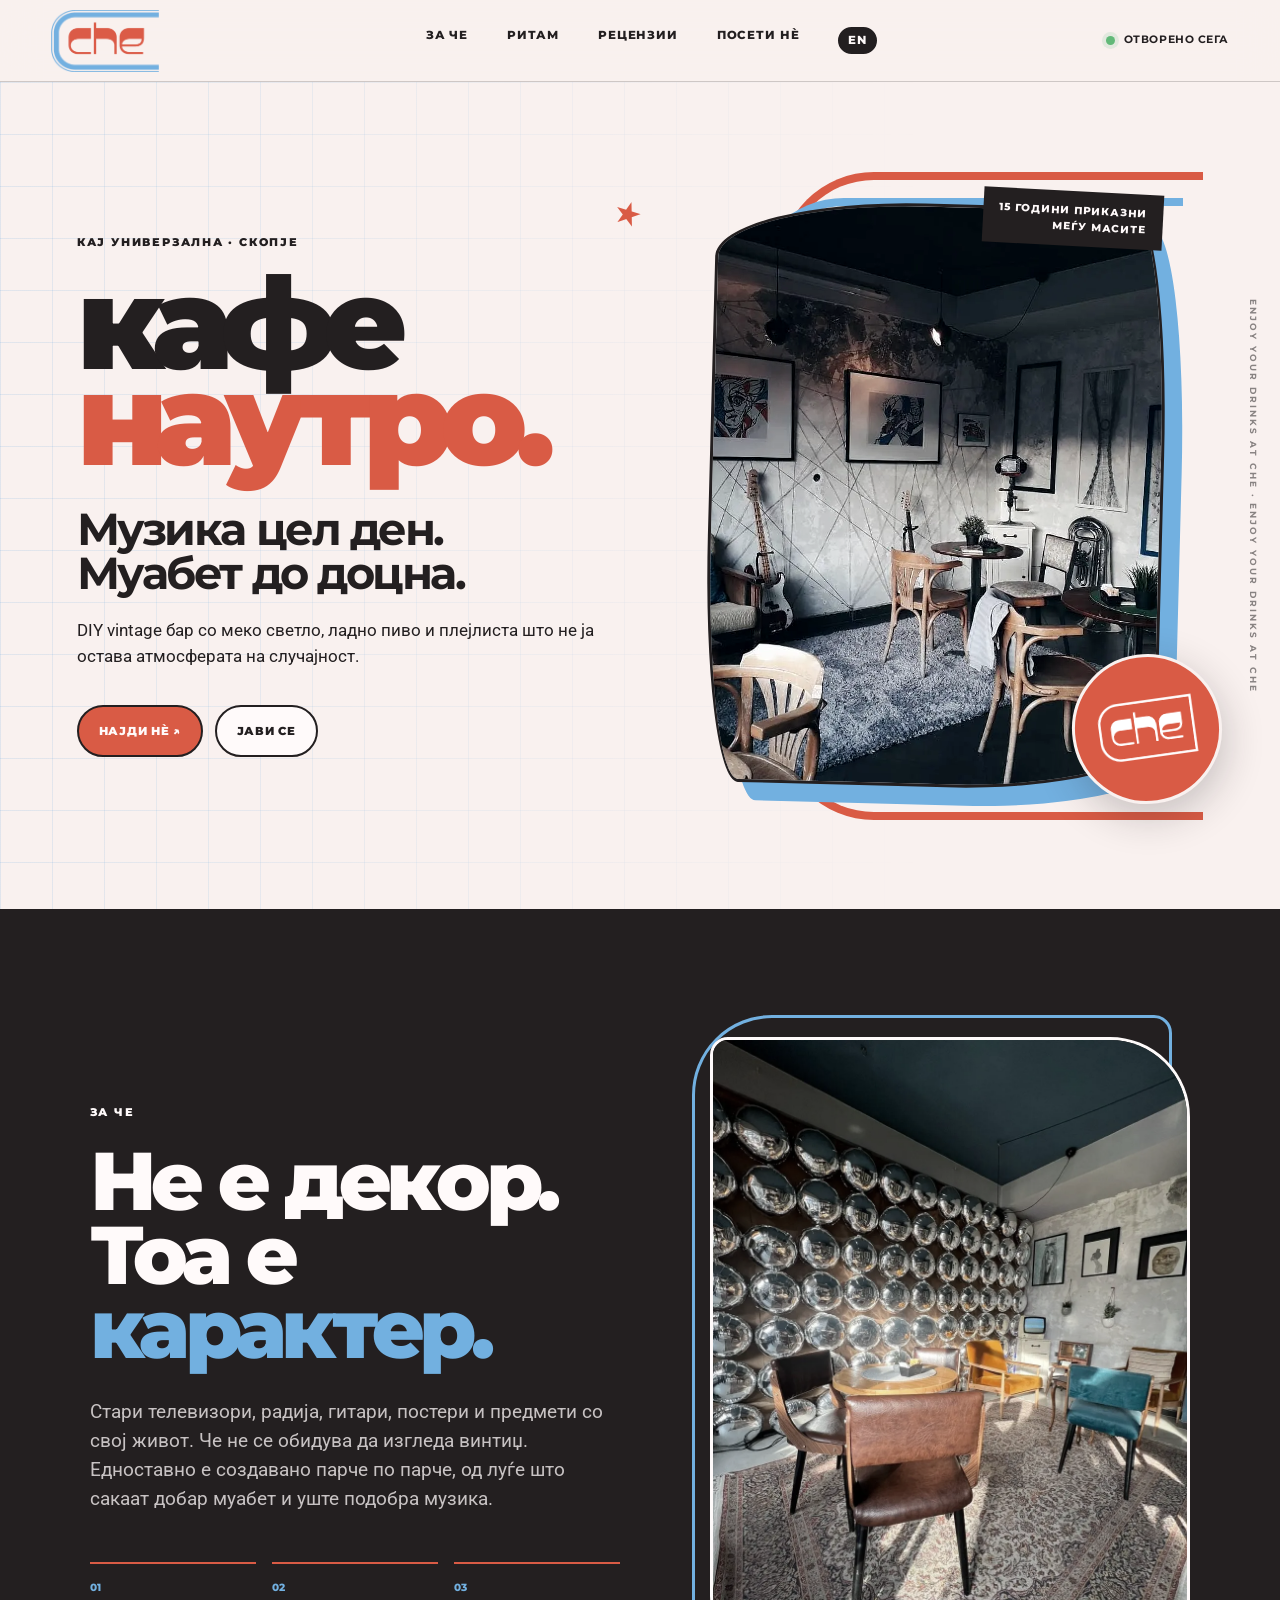
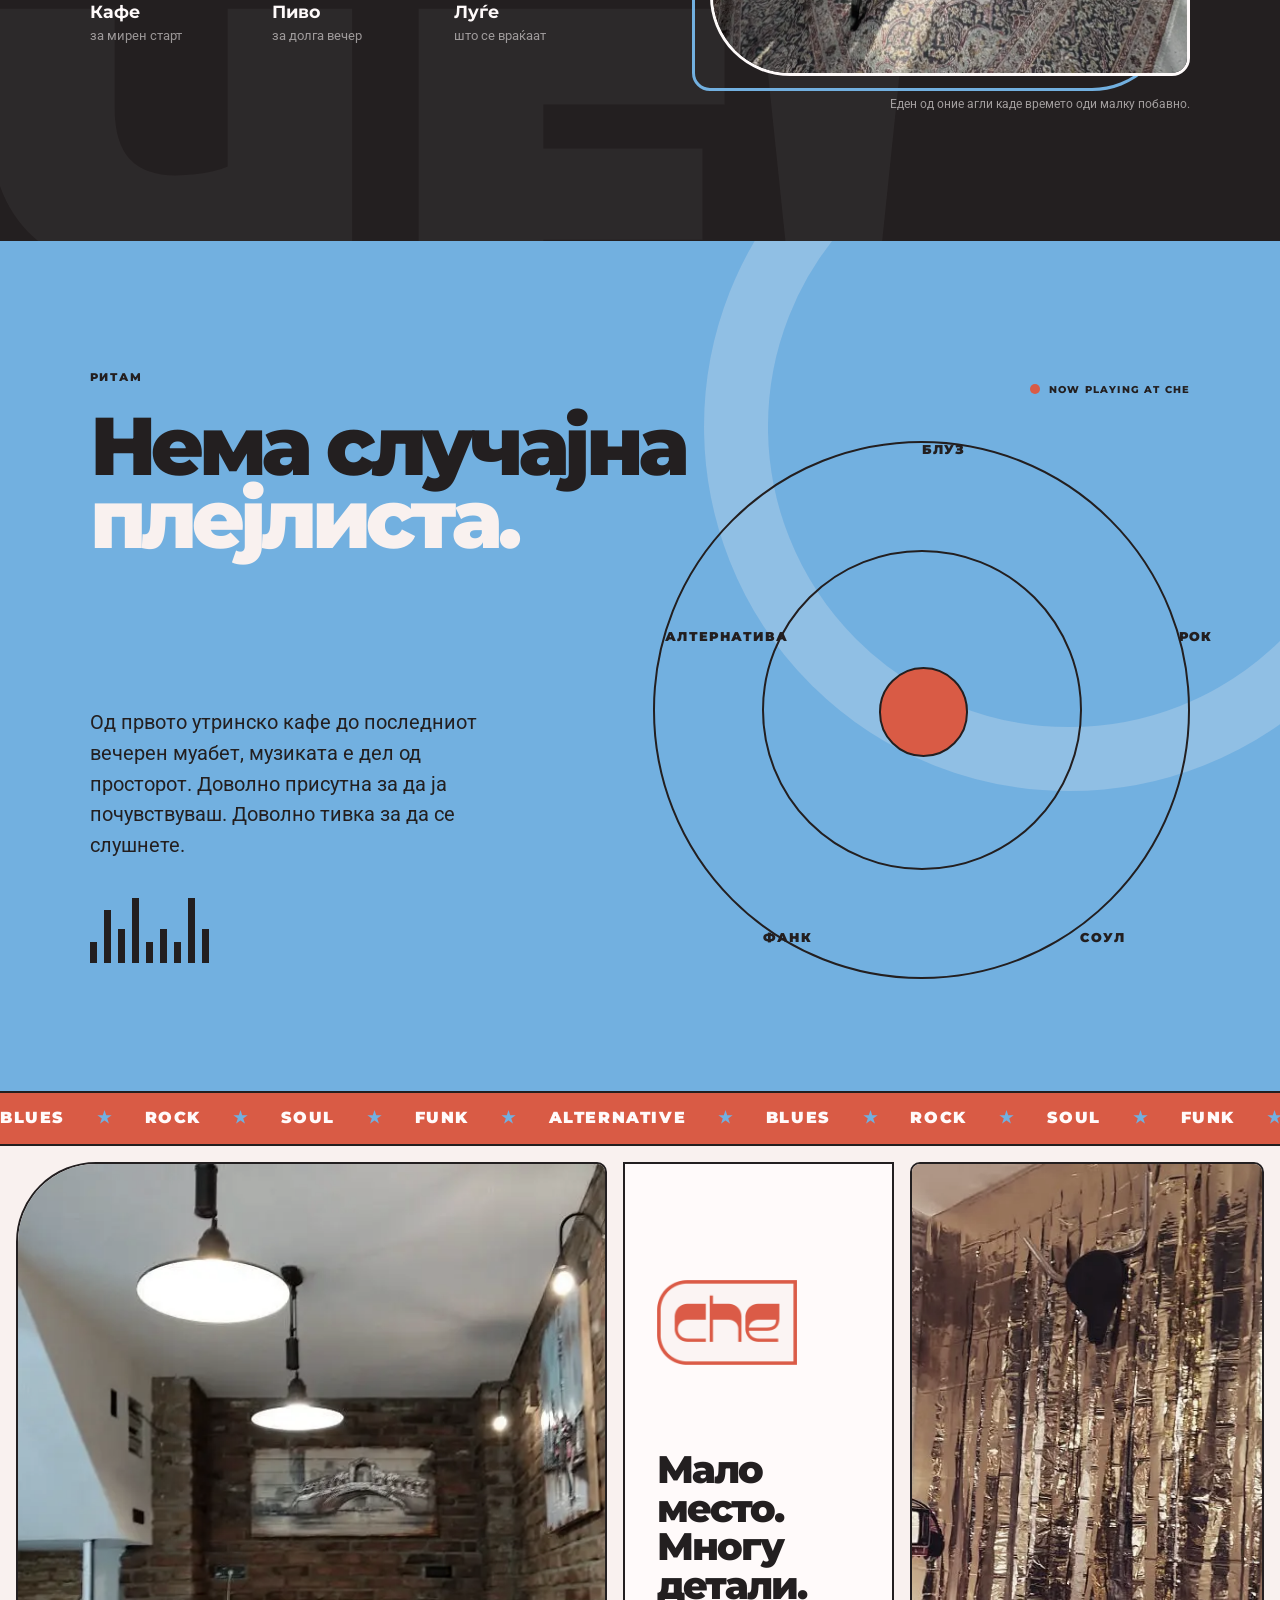
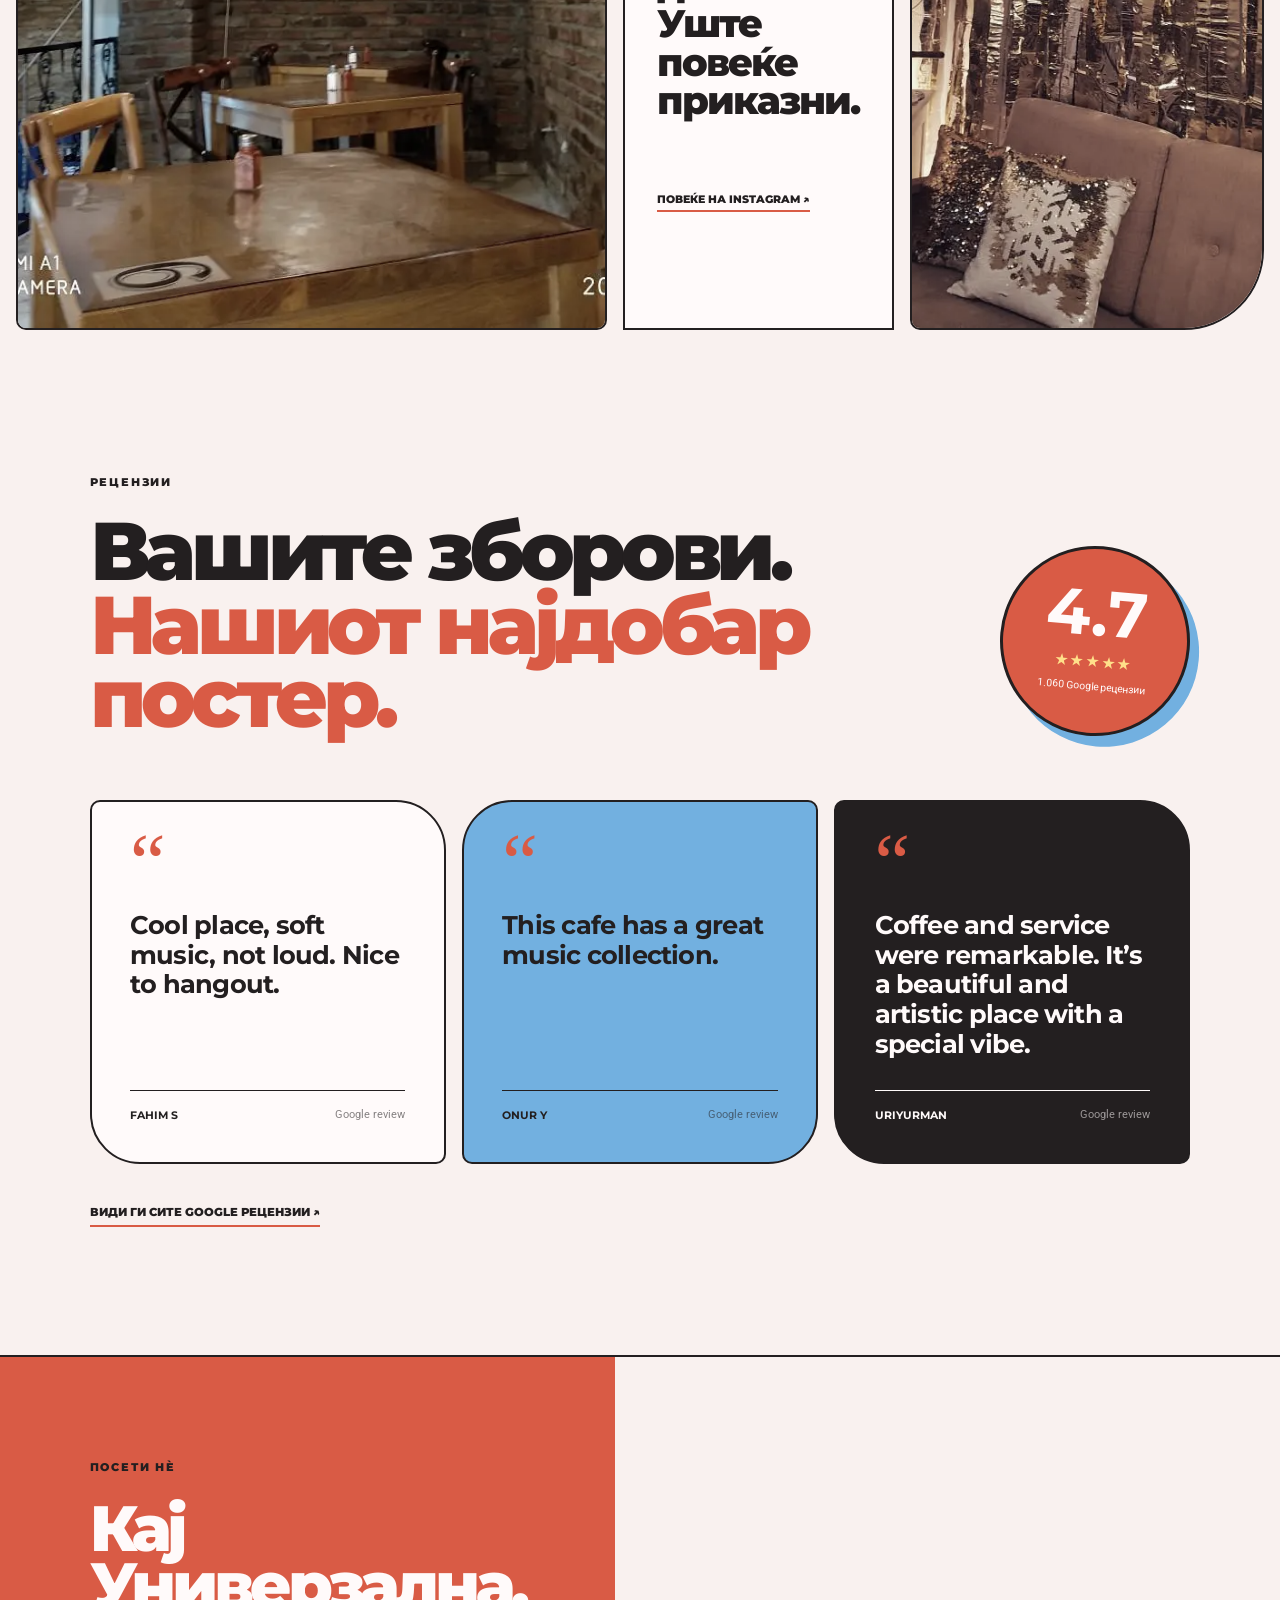
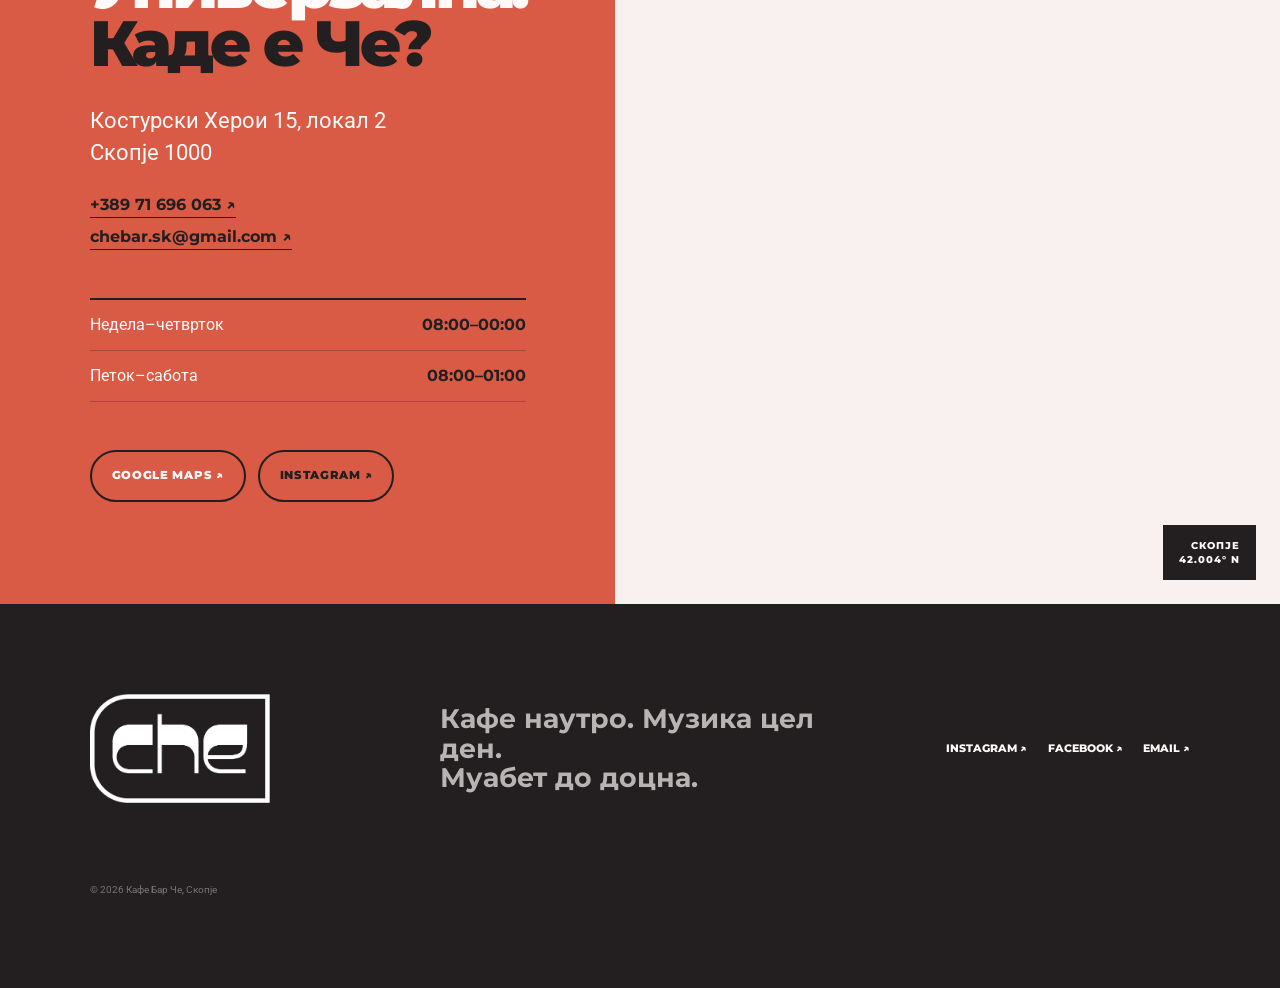
<file: index.html>
<!doctype html>
<html lang="mk">
<head>
  <meta charset="utf-8">
  <meta name="viewport" content="width=device-width, initial-scale=1">
  <title>Кафе Бар Че | Кафе, музика и муабет кај Универзална</title>
  <meta name="description" content="Кафе Бар Че во Скопје. Кафе наутро, музика цел ден и муабет до доцна. Костурски Херои 15, локал 2, кај Универзална.">
  <meta name="theme-color" content="#d95b45">
  <meta property="og:type" content="business.business">
  <meta property="og:title" content="Кафе Бар Че | Скопје">
  <meta property="og:description" content="Кафе наутро. Музика цел ден. Муабет до доцна.">
  <meta property="og:image" content="assets/images/hero.webp">
  <link rel="canonical" href="https://alekspasseo.github.io/kafe-bar-che/">
  <link rel="alternate" hreflang="mk" href="https://alekspasseo.github.io/kafe-bar-che/">
  <link rel="alternate" hreflang="en" href="https://alekspasseo.github.io/kafe-bar-che/en/">
  <link rel="alternate" hreflang="x-default" href="https://alekspasseo.github.io/kafe-bar-che/">
  <link rel="icon" href="favicon.png" type="image/png">
  <link rel="stylesheet" href="styles.css">
  <script type="application/ld+json">
  {
    "@context": "https://schema.org",
    "@type": ["CafeOrCoffeeShop", "BarOrPub"],
    "name": "Кафе Бар Че",
    "image": ["assets/images/hero.webp", "assets/images/interior.webp", "assets/images/favorite-corner.webp"],
    "telephone": "+38971696063",
    "email": "chebar.sk@gmail.com",
    "address": {
      "@type": "PostalAddress",
      "streetAddress": "Костурски Херои 15, локал 2",
      "addressLocality": "Скопје",
      "postalCode": "1000",
      "addressCountry": "MK"
    },
    "priceRange": "$",
    "sameAs": [
      "https://www.instagram.com/kadeeche/",
      "https://www.facebook.com/CafeBarChe/"
    ],
    "aggregateRating": {
      "@type": "AggregateRating",
      "ratingValue": "4.7",
      "reviewCount": "1060"
    },
    "openingHoursSpecification": [
      {"@type":"OpeningHoursSpecification","dayOfWeek":["Sunday","Monday","Tuesday","Wednesday","Thursday"],"opens":"08:00","closes":"00:00"},
      {"@type":"OpeningHoursSpecification","dayOfWeek":["Friday","Saturday"],"opens":"08:00","closes":"01:00"}
    ]
  }
  </script>
</head>
<body>
  <a class="skip-link" href="#main">Прескокни до содржината</a>

  <header class="site-header" id="top">
    <a class="brand" href="#top" aria-label="Кафе Бар Че - почетна">
      <img src="assets/images/logo.png" alt="Кафе Бар Че">
    </a>
    <nav class="site-nav" id="site-nav" aria-label="Главна навигација">
      <a href="#za-che">За Че</a>
      <a href="#ritam">Ритам</a>
      <a href="#recenzii">Рецензии</a>
      <a href="#poseti">Посети нè</a>
      <a class="lang-switch" href="en/" lang="en" hreflang="en" aria-label="View this site in English">EN</a>
    </nav>
    <div class="header-meta">
      <span class="status-dot"></span>
      <span id="open-status">Секој ден од 08:00</span>
    </div>
    <button class="menu-toggle" type="button" aria-expanded="false" aria-controls="site-nav" aria-label="Отвори мени">
      <span></span><span></span>
    </button>
  </header>

  <main id="main">
    <section class="hero">
      <div class="hero-grid" aria-hidden="true"></div>
      <div class="hero-copy">
        <p class="eyebrow">КАЈ УНИВЕРЗАЛНА · СКОПЈЕ</p>
        <h1>Кафе<br><span>наутро.</span></h1>
        <h2>Музика цел ден.<br>Муабет до доцна.</h2>
        <p class="hero-intro">DIY vintage бар со меко светло, ладно пиво и плејлиста што не ја остава атмосферата на случајност.</p>
        <div class="hero-actions">
          <a class="button button-red" href="https://www.google.com/maps/search/?api=1&amp;query=Cafe%20Bar%20Che%2C%20Kosturski%20Heroi%2015%2C%20Skopje" target="_blank" rel="noopener">Најди нè ↗</a>
          <a class="button button-plain" href="tel:+38971696063">Јави се</a>
        </div>
      </div>
      <div class="hero-image-wrap">
        <div class="loop loop-one" aria-hidden="true"></div>
        <div class="loop loop-two" aria-hidden="true"></div>
        <figure class="hero-image">
          <img src="assets/images/hero.webp" alt="Винтиџ агол со гитари во Кафе Бар Че" width="960" height="960">
        </figure>
        <div class="hero-logo"><img src="assets/images/logo-white.png" alt=""></div>
        <div class="hero-caption">15 години приказни<br>меѓу масите</div>
      </div>
      <div class="vertical-note" aria-hidden="true">ENJOY YOUR DRINKS AT CHE · ENJOY YOUR DRINKS AT CHE</div>
    </section>

    <section class="manifesto" id="za-che">
      <div class="manifesto-mark" aria-hidden="true">ЧЕ!</div>
      <div class="manifesto-copy">
        <p class="eyebrow">ЗА ЧЕ</p>
        <h2>Не е декор.<br>Тоа е <em>карактер.</em></h2>
        <p>Стари телевизори, радија, гитари, постери и предмети со свој живот. Че не се обидува да изгледа винтиџ. Едноставно е создавано парче по парче, од луѓе што сакаат добар муабет и уште подобра музика.</p>
        <div class="manifesto-facts">
          <div><span>01</span><strong>Кафе</strong><small>за мирен старт</small></div>
          <div><span>02</span><strong>Пиво</strong><small>за долга вечер</small></div>
          <div><span>03</span><strong>Луѓе</strong><small>што се враќаат</small></div>
        </div>
      </div>
      <figure class="manifesto-photo">
        <img src="assets/images/favorite-corner.webp" alt="Омилениот винтиџ агол во Кафе Бар Че" loading="lazy">
        <figcaption>Еден од оние агли каде времето оди малку побавно.</figcaption>
      </figure>
    </section>

    <section class="rhythm" id="ritam">
      <div class="rhythm-top">
        <p class="eyebrow">РИТАМ</p>
        <div class="track-indicator"><span class="pulse"></span> NOW PLAYING AT CHE</div>
      </div>
      <h2>Нема случајна<br><span>плејлиста.</span></h2>
      <div class="genre-wheel" aria-label="Музички жанрови во Че">
        <span style="--i:0">БЛУЗ</span>
        <span style="--i:1">РОК</span>
        <span style="--i:2">СОУЛ</span>
        <span style="--i:3">ФАНК</span>
        <span style="--i:4">АЛТЕРНАТИВА</span>
      </div>
      <div class="rhythm-copy">
        <p>Од првото утринско кафе до последниот вечерен муабет, музиката е дел од просторот. Доволно присутна за да ја почувствуваш. Доволно тивка за да се слушнете.</p>
        <div class="equalizer" aria-hidden="true"><i></i><i></i><i></i><i></i><i></i><i></i><i></i><i></i><i></i></div>
      </div>
    </section>

    <div class="music-ticker" aria-hidden="true">
      <div><span>BLUES</span><b>★</b><span>ROCK</span><b>★</b><span>SOUL</span><b>★</b><span>FUNK</span><b>★</b><span>ALTERNATIVE</span><b>★</b><span>BLUES</span><b>★</b><span>ROCK</span><b>★</b><span>SOUL</span><b>★</b><span>FUNK</span><b>★</b><span>ALTERNATIVE</span><b>★</b></div>
    </div>

    <section class="gallery" aria-label="Фотографии од Кафе Бар Че">
      <figure class="gallery-main"><img src="assets/images/interior.webp" alt="Ентериерот на Кафе Бар Че" loading="lazy"></figure>
      <div class="gallery-copy">
        <img class="gallery-logo" src="assets/images/logo-full.png" alt="Че">
        <p>Мало место.<br>Многу детали.<br>Уште повеќе приказни.</p>
        <a href="https://www.instagram.com/kadeeche/" target="_blank" rel="noopener">Повеќе на Instagram ↗</a>
      </div>
      <figure class="gallery-side"><img src="assets/images/winter.webp" alt="Зимска атмосфера во Кафе Бар Че" loading="lazy"></figure>
    </section>

    <section class="reviews" id="recenzii">
      <div class="reviews-head">
        <div>
          <p class="eyebrow">РЕЦЕНЗИИ</p>
          <h2>Вашите зборови.<br><span>Нашиот најдобар постер.</span></h2>
        </div>
        <div class="rating-badge">
          <strong>4.7</strong>
          <span>★★★★★</span>
          <small>1.060 Google рецензии</small>
        </div>
      </div>
      <div class="review-grid">
        <article>
          <span class="quote-mark">“</span>
          <blockquote>Cool place, soft music, not loud. Nice to hangout.</blockquote>
          <p><strong>Fahim S</strong><span>Google review</span></p>
        </article>
        <article>
          <span class="quote-mark">“</span>
          <blockquote>This cafe has a great music collection.</blockquote>
          <p><strong>Onur Y</strong><span>Google review</span></p>
        </article>
        <article>
          <span class="quote-mark">“</span>
          <blockquote>Coffee and service were remarkable. It’s a beautiful and artistic place with a special vibe.</blockquote>
          <p><strong>Uriyurman</strong><span>Google review</span></p>
        </article>
      </div>
      <a class="all-reviews" href="https://www.google.com/maps/search/?api=1&amp;query=Cafe%20Bar%20Che%2C%20Kosturski%20Heroi%2015%2C%20Skopje" target="_blank" rel="noopener">Види ги сите Google рецензии ↗</a>
    </section>

    <section class="visit" id="poseti">
      <div class="visit-info">
        <p class="eyebrow">ПОСЕТИ НÈ</p>
        <h2>Кај Универзална.<br><span>Каде е Че?</span></h2>
        <address>Костурски Херои 15, локал 2<br>Скопје 1000</address>
        <div class="contact-links">
          <a href="tel:+38971696063">+389 71 696 063 ↗</a>
          <a href="mailto:chebar.sk@gmail.com">chebar.sk@gmail.com ↗</a>
        </div>
        <div class="hours">
          <div><span>Недела–четврток</span><strong>08:00–00:00</strong></div>
          <div><span>Петок–сабота</span><strong>08:00–01:00</strong></div>
        </div>
        <div class="visit-actions">
          <a class="button button-red" href="https://www.google.com/maps/search/?api=1&amp;query=Cafe%20Bar%20Che%2C%20Kosturski%20Heroi%2015%2C%20Skopje" target="_blank" rel="noopener">Google Maps ↗</a>
          <a class="button button-outline" href="https://www.instagram.com/kadeeche/" target="_blank" rel="noopener">Instagram ↗</a>
        </div>
      </div>
      <div class="map-wrap">
        <iframe title="Кафе Бар Че на мапа" src="https://www.google.com/maps?q=Cafe%20Bar%20Che%2C%20Kosturski%20Heroi%2015%2C%20Skopje&amp;output=embed" loading="lazy" referrerpolicy="no-referrer-when-downgrade"></iframe>
        <div class="map-label">СКОПЈЕ<br>42.004° N</div>
      </div>
    </section>
  </main>

  <footer class="site-footer">
    <img src="assets/images/logo-white.png" alt="Кафе Бар Че">
    <p>Кафе наутро. Музика цел ден.<br>Муабет до доцна.</p>
    <div class="footer-social">
      <a href="https://www.instagram.com/kadeeche/" target="_blank" rel="noopener">Instagram ↗</a>
      <a href="https://www.facebook.com/CafeBarChe/" target="_blank" rel="noopener">Facebook ↗</a>
      <a href="mailto:chebar.sk@gmail.com">Email ↗</a>
    </div>
    <small>© <span id="year"></span> Кафе Бар Че, Скопје</small>
  </footer>

  <div class="mobile-actions" aria-label="Брзи акции">
    <a href="tel:+38971696063">Јави се</a>
    <a href="https://www.google.com/maps/search/?api=1&amp;query=Cafe%20Bar%20Che%2C%20Kosturski%20Heroi%2015%2C%20Skopje" target="_blank" rel="noopener">Мапа</a>
    <a href="https://www.instagram.com/kadeeche/" target="_blank" rel="noopener">Instagram</a>
  </div>

  <script src="script.js"></script>
</body>
</html>
</file>
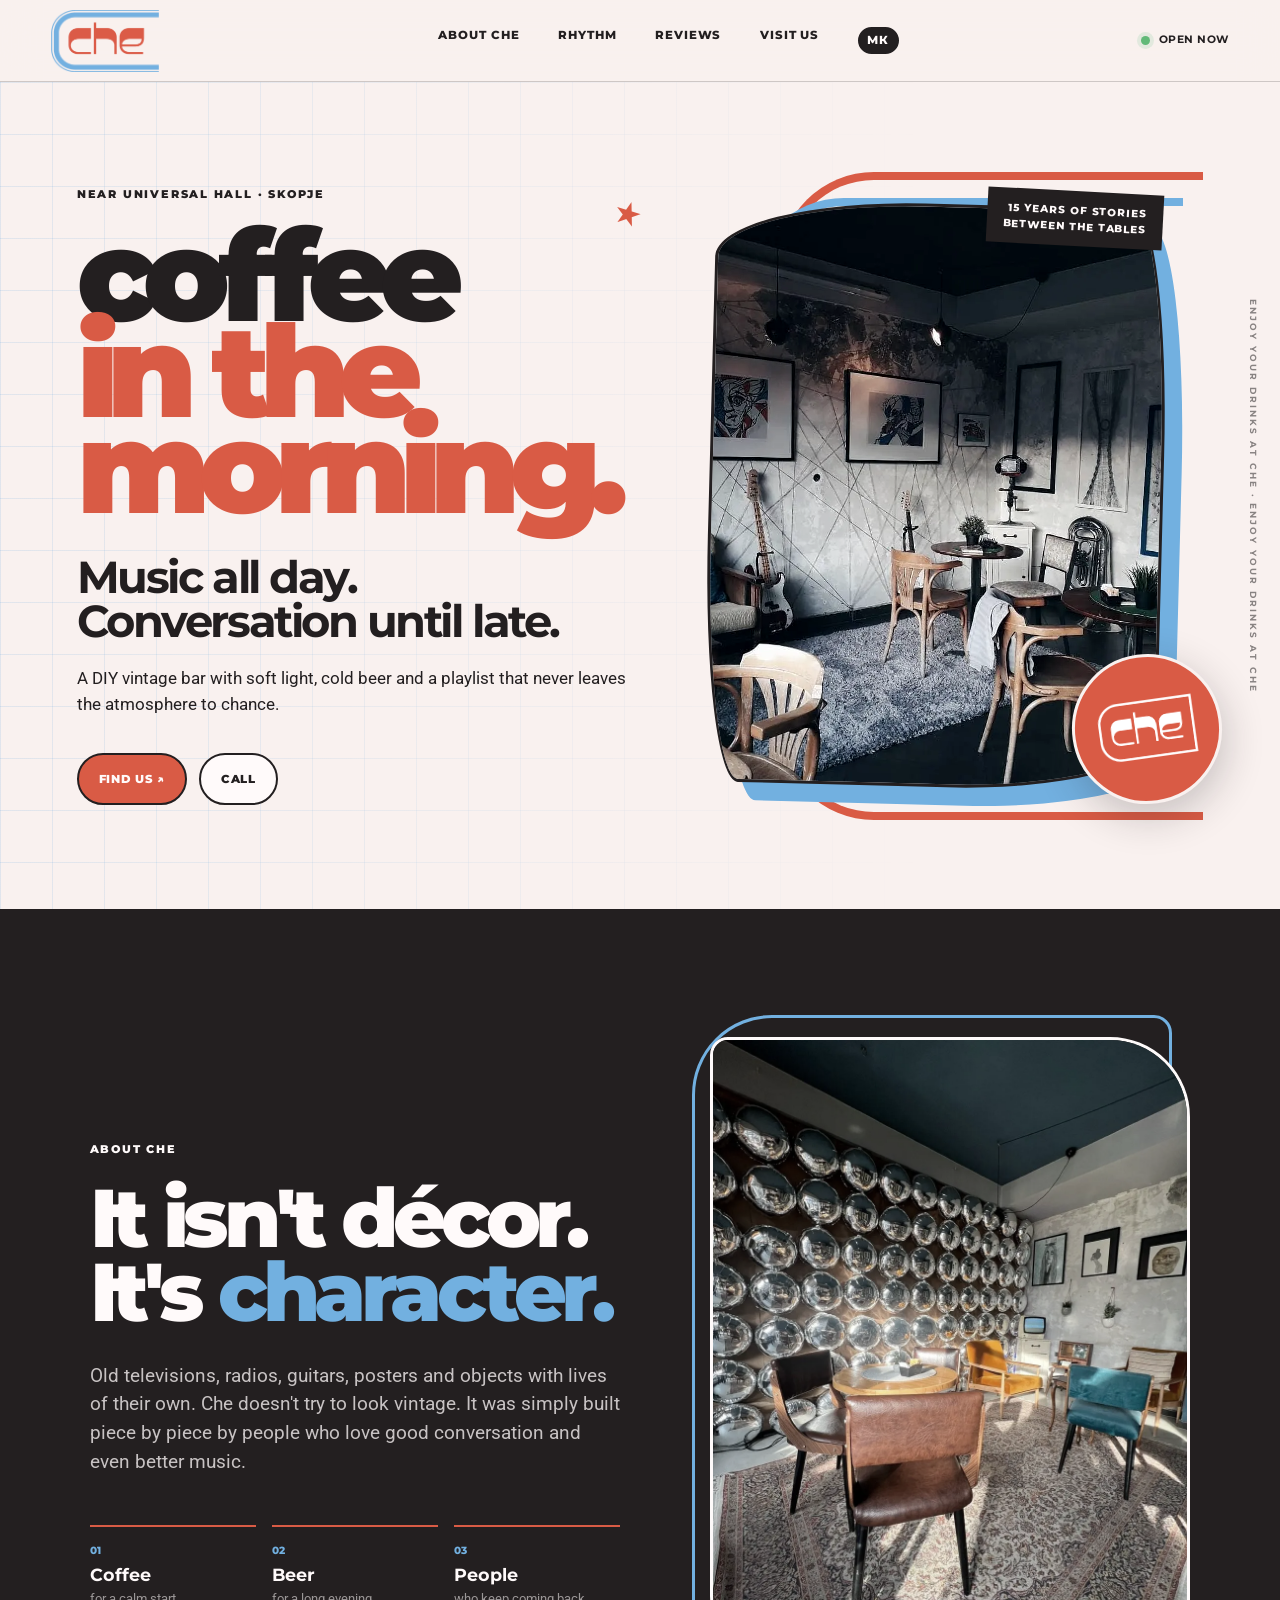
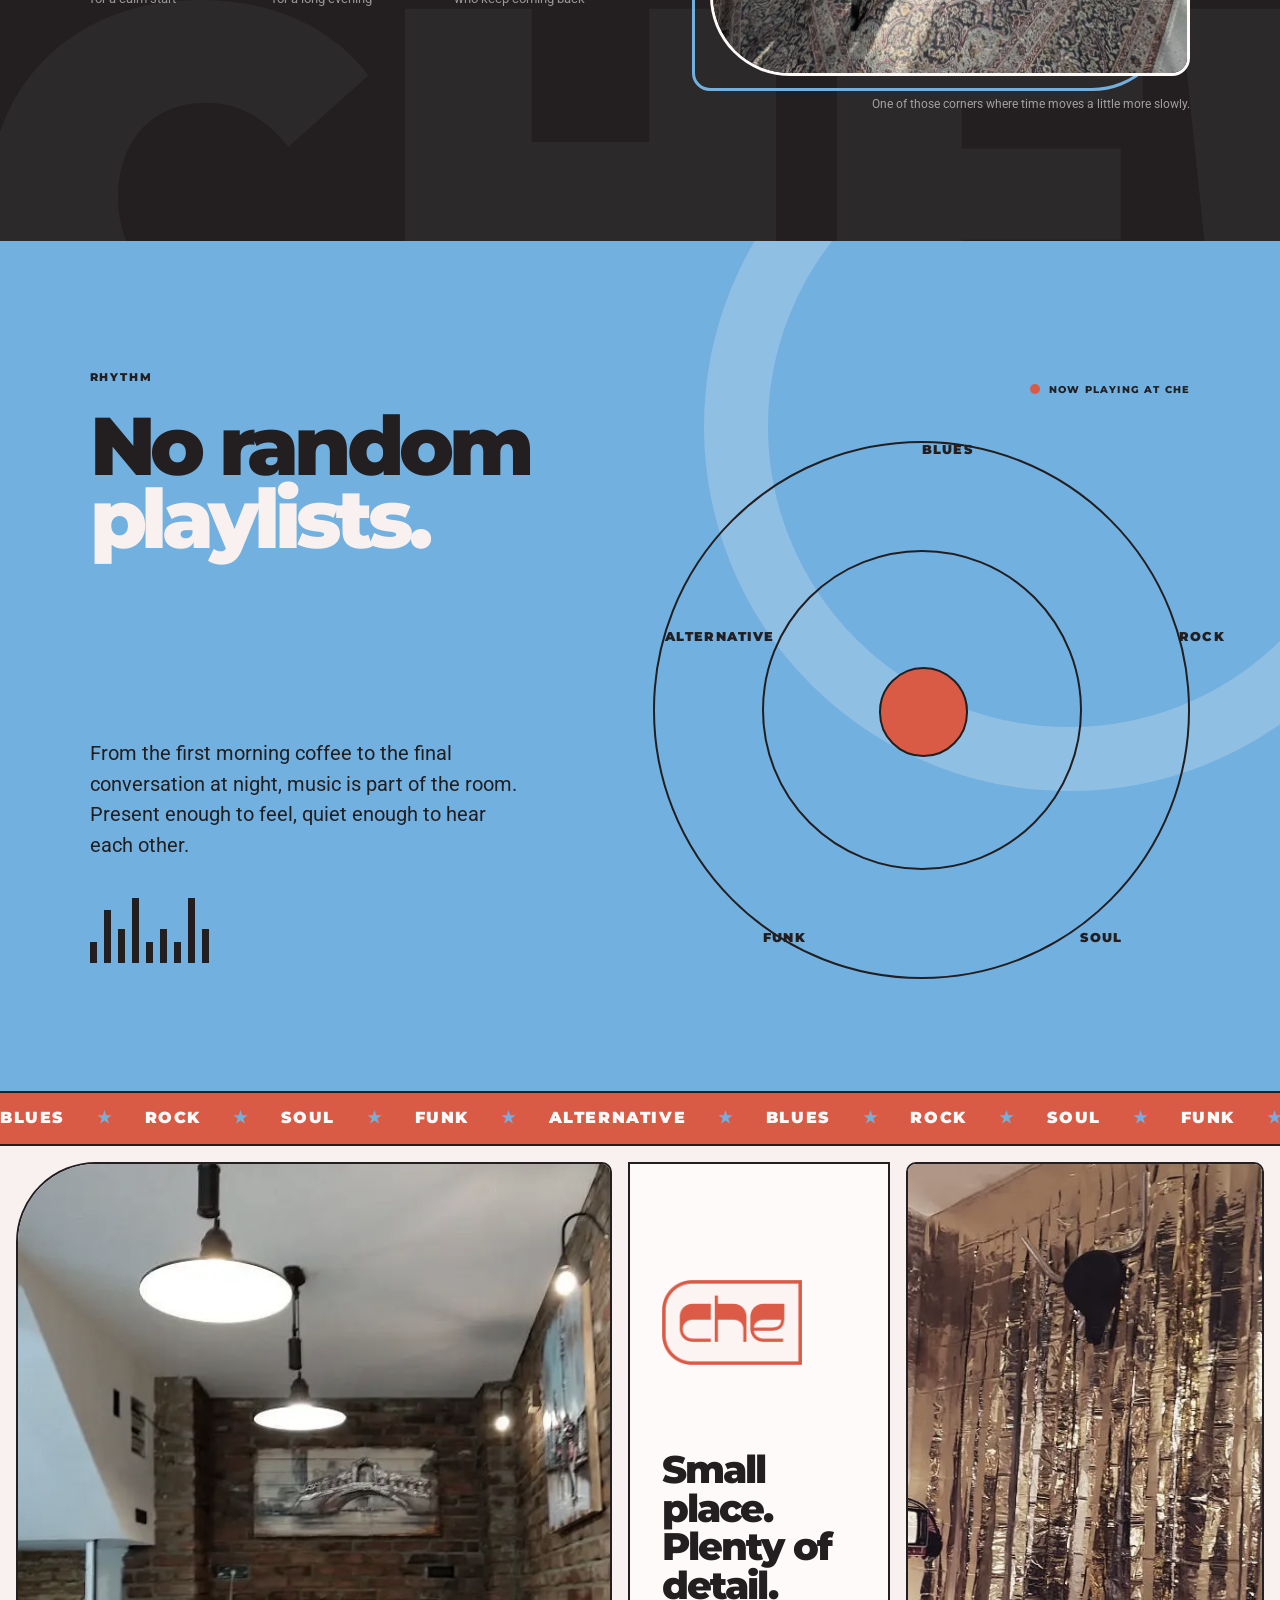
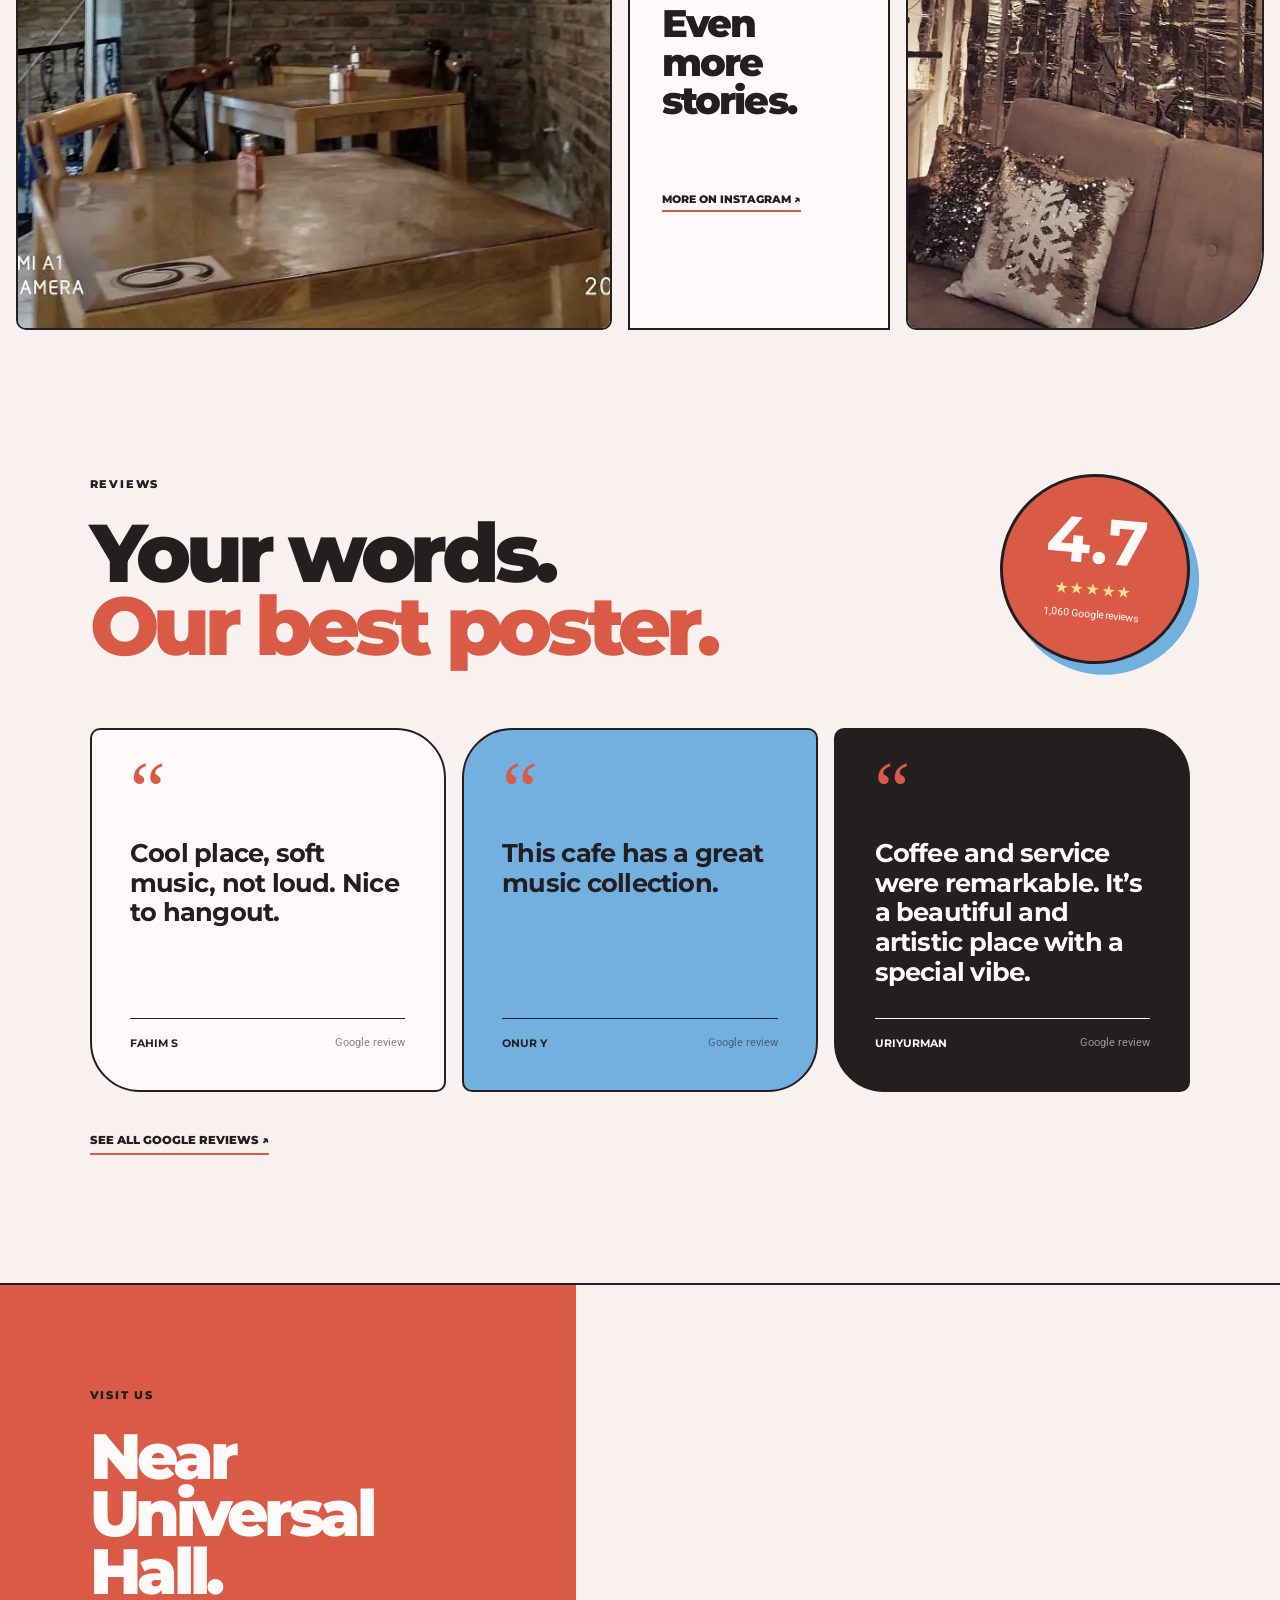
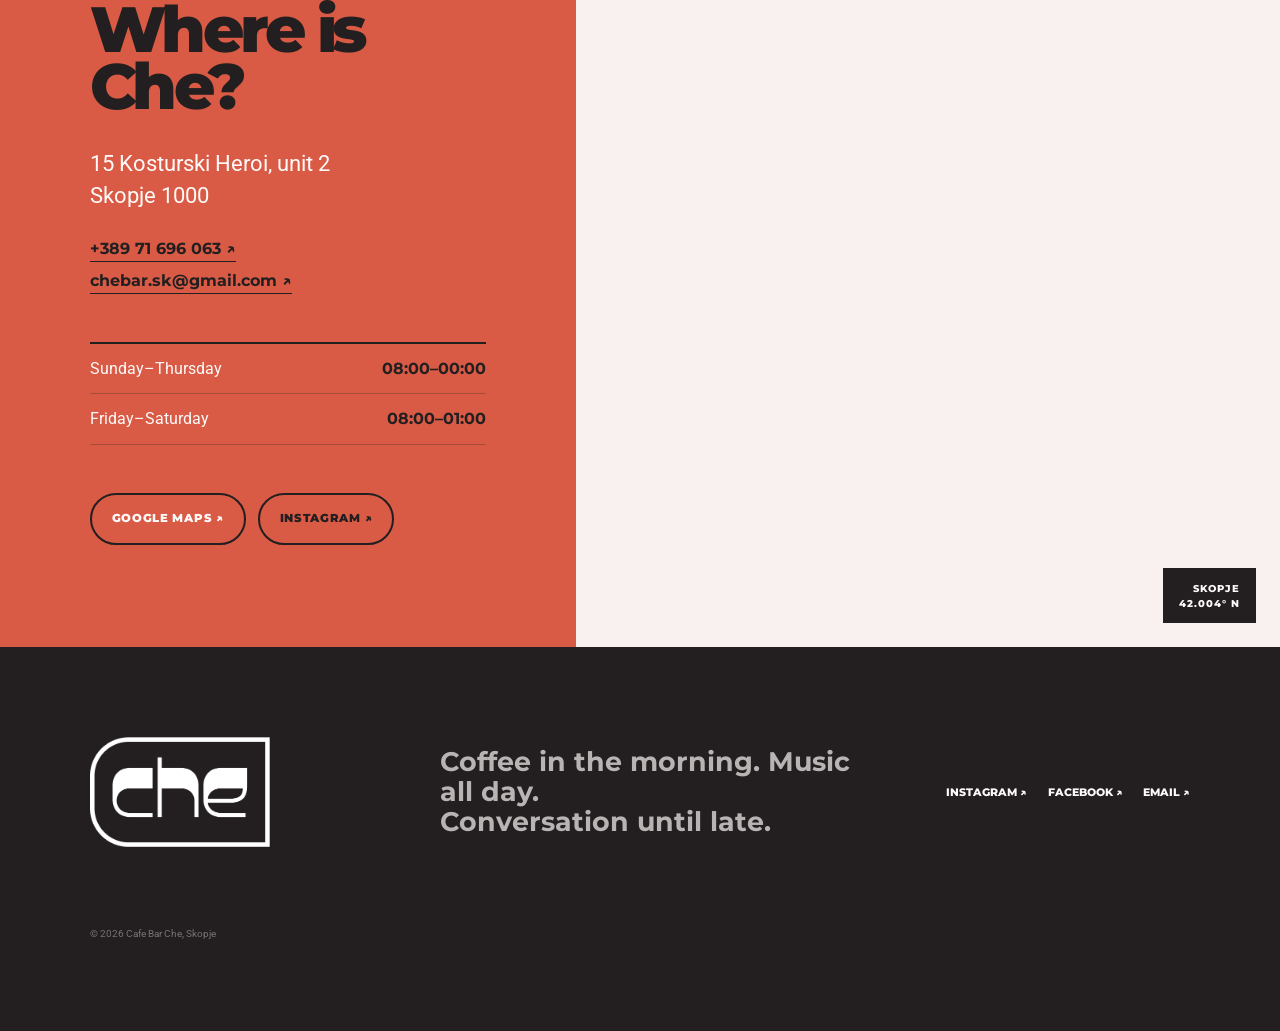
<file: en/index.html>
<!doctype html>
<html lang="en">
<head>
  <meta charset="utf-8">
  <meta name="viewport" content="width=device-width, initial-scale=1">
  <title>Cafe Bar Che | Coffee, music and conversation in Skopje</title>
  <meta name="description" content="Cafe Bar Che in Skopje. Morning coffee, music all day and conversation until late. Find us at 15 Kosturski Heroi, unit 2, near Universal Hall.">
  <meta name="theme-color" content="#d95b45">
  <meta property="og:type" content="business.business">
  <meta property="og:title" content="Cafe Bar Che | Skopje">
  <meta property="og:description" content="Coffee in the morning. Music all day. Conversation until late.">
  <meta property="og:image" content="../assets/images/hero.webp">
  <link rel="canonical" href="https://alekspasseo.github.io/kafe-bar-che/en/">
  <link rel="alternate" hreflang="mk" href="https://alekspasseo.github.io/kafe-bar-che/">
  <link rel="alternate" hreflang="en" href="https://alekspasseo.github.io/kafe-bar-che/en/">
  <link rel="alternate" hreflang="x-default" href="https://alekspasseo.github.io/kafe-bar-che/">
  <link rel="icon" href="../favicon.png" type="image/png">
  <link rel="stylesheet" href="../styles.css">
  <script type="application/ld+json">
  {
    "@context": "https://schema.org",
    "@type": ["CafeOrCoffeeShop", "BarOrPub"],
    "name": "Cafe Bar Che",
    "image": ["../assets/images/hero.webp", "../assets/images/interior.webp", "../assets/images/favorite-corner.webp"],
    "telephone": "+38971696063",
    "email": "chebar.sk@gmail.com",
    "address": {
      "@type": "PostalAddress",
      "streetAddress": "15 Kosturski Heroi, unit 2",
      "addressLocality": "Skopje",
      "postalCode": "1000",
      "addressCountry": "MK"
    },
    "priceRange": "$",
    "sameAs": ["https://www.instagram.com/kadeeche/", "https://www.facebook.com/CafeBarChe/"],
    "aggregateRating": {"@type":"AggregateRating","ratingValue":"4.7","reviewCount":"1060"},
    "openingHoursSpecification": [
      {"@type":"OpeningHoursSpecification","dayOfWeek":["Sunday","Monday","Tuesday","Wednesday","Thursday"],"opens":"08:00","closes":"00:00"},
      {"@type":"OpeningHoursSpecification","dayOfWeek":["Friday","Saturday"],"opens":"08:00","closes":"01:00"}
    ]
  }
  </script>
</head>
<body>
  <a class="skip-link" href="#main">Skip to content</a>

  <header class="site-header" id="top">
    <a class="brand" href="#top" aria-label="Cafe Bar Che home">
      <img src="../assets/images/logo.png" alt="Cafe Bar Che">
    </a>
    <nav class="site-nav" id="site-nav" aria-label="Main navigation">
      <a href="#about-che">About Che</a>
      <a href="#rhythm">Rhythm</a>
      <a href="#reviews">Reviews</a>
      <a href="#visit">Visit us</a>
      <a class="lang-switch" href="../" lang="mk" hreflang="mk" aria-label="Прегледај ја страницата на македонски">МК</a>
    </nav>
    <div class="header-meta">
      <span class="status-dot"></span>
      <span id="open-status">Every day from 08:00</span>
    </div>
    <button class="menu-toggle" type="button" aria-expanded="false" aria-controls="site-nav" aria-label="Open menu">
      <span></span><span></span>
    </button>
  </header>

  <main id="main">
    <section class="hero">
      <div class="hero-grid" aria-hidden="true"></div>
      <div class="hero-copy">
        <p class="eyebrow">NEAR UNIVERSAL HALL · SKOPJE</p>
        <h1>Coffee<br><span>in the morning.</span></h1>
        <h2>Music all day.<br>Conversation until late.</h2>
        <p class="hero-intro">A DIY vintage bar with soft light, cold beer and a playlist that never leaves the atmosphere to chance.</p>
        <div class="hero-actions">
          <a class="button button-red" href="https://www.google.com/maps/search/?api=1&amp;query=Cafe%20Bar%20Che%2C%20Kosturski%20Heroi%2015%2C%20Skopje" target="_blank" rel="noopener">Find us ↗</a>
          <a class="button button-plain" href="tel:+38971696063">Call</a>
        </div>
      </div>
      <div class="hero-image-wrap">
        <div class="loop loop-one" aria-hidden="true"></div>
        <div class="loop loop-two" aria-hidden="true"></div>
        <figure class="hero-image">
          <img src="../assets/images/hero.webp" alt="Vintage corner with guitars at Cafe Bar Che" width="960" height="960">
        </figure>
        <div class="hero-logo"><img src="../assets/images/logo-white.png" alt=""></div>
        <div class="hero-caption">15 years of stories<br>between the tables</div>
      </div>
      <div class="vertical-note" aria-hidden="true">ENJOY YOUR DRINKS AT CHE · ENJOY YOUR DRINKS AT CHE</div>
    </section>

    <section class="manifesto" id="about-che">
      <div class="manifesto-mark" aria-hidden="true">CHE!</div>
      <div class="manifesto-copy">
        <p class="eyebrow">ABOUT CHE</p>
        <h2>It isn't décor.<br>It's <em>character.</em></h2>
        <p>Old televisions, radios, guitars, posters and objects with lives of their own. Che doesn't try to look vintage. It was simply built piece by piece by people who love good conversation and even better music.</p>
        <div class="manifesto-facts">
          <div><span>01</span><strong>Coffee</strong><small>for a calm start</small></div>
          <div><span>02</span><strong>Beer</strong><small>for a long evening</small></div>
          <div><span>03</span><strong>People</strong><small>who keep coming back</small></div>
        </div>
      </div>
      <figure class="manifesto-photo">
        <img src="../assets/images/favorite-corner.webp" alt="A favourite vintage corner at Cafe Bar Che" loading="lazy">
        <figcaption>One of those corners where time moves a little more slowly.</figcaption>
      </figure>
    </section>

    <section class="rhythm" id="rhythm">
      <div class="rhythm-top">
        <p class="eyebrow">RHYTHM</p>
        <div class="track-indicator"><span class="pulse"></span> NOW PLAYING AT CHE</div>
      </div>
      <h2>No random<br><span>playlists.</span></h2>
      <div class="genre-wheel" aria-label="Music genres at Che">
        <span style="--i:0">BLUES</span>
        <span style="--i:1">ROCK</span>
        <span style="--i:2">SOUL</span>
        <span style="--i:3">FUNK</span>
        <span style="--i:4">ALTERNATIVE</span>
      </div>
      <div class="rhythm-copy">
        <p>From the first morning coffee to the final conversation at night, music is part of the room. Present enough to feel, quiet enough to hear each other.</p>
        <div class="equalizer" aria-hidden="true"><i></i><i></i><i></i><i></i><i></i><i></i><i></i><i></i><i></i></div>
      </div>
    </section>

    <div class="music-ticker" aria-hidden="true">
      <div><span>BLUES</span><b>★</b><span>ROCK</span><b>★</b><span>SOUL</span><b>★</b><span>FUNK</span><b>★</b><span>ALTERNATIVE</span><b>★</b><span>BLUES</span><b>★</b><span>ROCK</span><b>★</b><span>SOUL</span><b>★</b><span>FUNK</span><b>★</b><span>ALTERNATIVE</span><b>★</b></div>
    </div>

    <section class="gallery" aria-label="Photos from Cafe Bar Che">
      <figure class="gallery-main"><img src="../assets/images/interior.webp" alt="The interior of Cafe Bar Che" loading="lazy"></figure>
      <div class="gallery-copy">
        <img class="gallery-logo" src="../assets/images/logo-full.png" alt="Che">
        <p>Small place.<br>Plenty of detail.<br>Even more stories.</p>
        <a href="https://www.instagram.com/kadeeche/" target="_blank" rel="noopener">More on Instagram ↗</a>
      </div>
      <figure class="gallery-side"><img src="../assets/images/winter.webp" alt="Winter atmosphere at Cafe Bar Che" loading="lazy"></figure>
    </section>

    <section class="reviews" id="reviews">
      <div class="reviews-head">
        <div>
          <p class="eyebrow">REVIEWS</p>
          <h2>Your words.<br><span>Our best poster.</span></h2>
        </div>
        <div class="rating-badge">
          <strong>4.7</strong><span>★★★★★</span><small>1,060 Google reviews</small>
        </div>
      </div>
      <div class="review-grid">
        <article><span class="quote-mark">“</span><blockquote>Cool place, soft music, not loud. Nice to hangout.</blockquote><p><strong>Fahim S</strong><span>Google review</span></p></article>
        <article><span class="quote-mark">“</span><blockquote>This cafe has a great music collection.</blockquote><p><strong>Onur Y</strong><span>Google review</span></p></article>
        <article><span class="quote-mark">“</span><blockquote>Coffee and service were remarkable. It’s a beautiful and artistic place with a special vibe.</blockquote><p><strong>Uriyurman</strong><span>Google review</span></p></article>
      </div>
      <a class="all-reviews" href="https://www.google.com/maps/search/?api=1&amp;query=Cafe%20Bar%20Che%2C%20Kosturski%20Heroi%2015%2C%20Skopje" target="_blank" rel="noopener">See all Google reviews ↗</a>
    </section>

    <section class="visit" id="visit">
      <div class="visit-info">
        <p class="eyebrow">VISIT US</p>
        <h2>Near Universal Hall.<br><span>Where is Che?</span></h2>
        <address>15 Kosturski Heroi, unit 2<br>Skopje 1000</address>
        <div class="contact-links">
          <a href="tel:+38971696063">+389 71 696 063 ↗</a>
          <a href="mailto:chebar.sk@gmail.com">chebar.sk@gmail.com ↗</a>
        </div>
        <div class="hours">
          <div><span>Sunday–Thursday</span><strong>08:00–00:00</strong></div>
          <div><span>Friday–Saturday</span><strong>08:00–01:00</strong></div>
        </div>
        <div class="visit-actions">
          <a class="button button-red" href="https://www.google.com/maps/search/?api=1&amp;query=Cafe%20Bar%20Che%2C%20Kosturski%20Heroi%2015%2C%20Skopje" target="_blank" rel="noopener">Google Maps ↗</a>
          <a class="button button-outline" href="https://www.instagram.com/kadeeche/" target="_blank" rel="noopener">Instagram ↗</a>
        </div>
      </div>
      <div class="map-wrap">
        <iframe title="Cafe Bar Che on the map" src="https://www.google.com/maps?q=Cafe%20Bar%20Che%2C%20Kosturski%20Heroi%2015%2C%20Skopje&amp;output=embed" loading="lazy" referrerpolicy="no-referrer-when-downgrade"></iframe>
        <div class="map-label">SKOPJE<br>42.004° N</div>
      </div>
    </section>
  </main>

  <footer class="site-footer">
    <img src="../assets/images/logo-white.png" alt="Cafe Bar Che">
    <p>Coffee in the morning. Music all day.<br>Conversation until late.</p>
    <div class="footer-social">
      <a href="https://www.instagram.com/kadeeche/" target="_blank" rel="noopener">Instagram ↗</a>
      <a href="https://www.facebook.com/CafeBarChe/" target="_blank" rel="noopener">Facebook ↗</a>
      <a href="mailto:chebar.sk@gmail.com">Email ↗</a>
    </div>
    <small>© <span id="year"></span> Cafe Bar Che, Skopje</small>
  </footer>

  <div class="mobile-actions" aria-label="Quick actions">
    <a href="tel:+38971696063">Call</a>
    <a href="https://www.google.com/maps/search/?api=1&amp;query=Cafe%20Bar%20Che%2C%20Kosturski%20Heroi%2015%2C%20Skopje" target="_blank" rel="noopener">Map</a>
    <a href="https://www.instagram.com/kadeeche/" target="_blank" rel="noopener">Instagram</a>
  </div>

  <script src="../script.js"></script>
</body>
</html>
</file>
<file: styles.css>
@font-face {
  font-family: "Montserrat";
  src: url("assets/fonts/montserrat-variable.ttf") format("truetype");
  font-weight: 100 900;
  font-style: normal;
  font-display: swap;
}

@font-face {
  font-family: "Roboto";
  src: url("assets/fonts/roboto-400.ttf") format("truetype");
  font-weight: 400;
  font-style: normal;
  font-display: swap;
}

@font-face {
  font-family: "Roboto";
  src: url("assets/fonts/roboto-700.ttf") format("truetype");
  font-weight: 700;
  font-style: normal;
  font-display: swap;
}

:root {
  --red: #d95b45;
  --cream: #f9f1ef;
  --orange: #f5864e;
  --blue: #72b0e0;
  --gray: #bdbec1;
  --ink: #231f20;
  --white: #fffafa;
  --line: rgba(35, 31, 32, .2);
  --radius: 36px;
}

* { box-sizing: border-box; }
html { scroll-behavior: smooth; }
body {
  margin: 0;
  color: var(--ink);
  background: var(--cream);
  font-family: "Roboto", Arial, sans-serif;
  line-height: 1.5;
  overflow-x: hidden;
}
img { display: block; max-width: 100%; }
a { color: inherit; text-decoration: none; }
button { font: inherit; }
::selection { color: var(--white); background: var(--red); }
.skip-link { position: fixed; z-index: 1000; top: -5rem; left: 1rem; padding: .75rem 1rem; color: white; background: var(--ink); border-radius: 999px; }
.skip-link:focus { top: 1rem; }

.site-header {
  position: sticky;
  z-index: 100;
  top: 0;
  height: 82px;
  display: grid;
  grid-template-columns: 145px 1fr auto;
  align-items: center;
  gap: 2rem;
  padding: 0 clamp(1.2rem, 4vw, 4.5rem);
  background: rgba(249, 241, 239, .94);
  border-bottom: 1px solid var(--line);
  backdrop-filter: blur(18px);
}
.brand img { width: 126px; height: 62px; object-fit: contain; object-position: left center; }
.site-nav { display: flex; justify-content: center; gap: clamp(1rem, 3vw, 3rem); font-family: "Montserrat", sans-serif; font-size: .73rem; font-weight: 800; letter-spacing: .08em; text-transform: uppercase; }
.site-nav a { position: relative; }
.site-nav a::before { content: ""; position: absolute; left: 0; right: 100%; bottom: -.42rem; height: 2px; background: var(--red); transition: right .25s; }
.site-nav a:hover::before { right: 0; }
.site-nav .lang-switch {
  padding: .18rem .48rem;
  color: var(--white);
  background: var(--ink);
  border: 2px solid var(--ink);
  border-radius: 999px;
}
.site-nav .lang-switch::before { display: none; }
.site-nav .lang-switch:hover { color: var(--ink); background: var(--blue); }
.header-meta { display: flex; align-items: center; gap: .55rem; font-family: "Montserrat", sans-serif; font-size: .67rem; font-weight: 700; letter-spacing: .05em; text-transform: uppercase; }
.status-dot { width: 9px; height: 9px; background: #62b978; border-radius: 50%; box-shadow: 0 0 0 4px rgba(98,185,120,.15); }
.status-dot.closed { background: var(--red); box-shadow: 0 0 0 4px rgba(217,91,69,.15); }
.menu-toggle { display: none; }

.hero {
  position: relative;
  min-height: calc(100vh - 82px);
  display: grid;
  grid-template-columns: minmax(0, 1.05fr) minmax(400px, .95fr);
  align-items: center;
  gap: clamp(2rem, 5vw, 7rem);
  padding: clamp(4rem, 7vw, 8rem) clamp(1.2rem, 6vw, 7rem);
  background: var(--cream);
  isolation: isolate;
  overflow: hidden;
}
.hero-grid {
  position: absolute;
  z-index: -1;
  inset: 0;
  background-image: linear-gradient(rgba(114,176,224,.18) 1px, transparent 1px), linear-gradient(90deg, rgba(114,176,224,.18) 1px, transparent 1px);
  background-size: 52px 52px;
  mask-image: linear-gradient(90deg, black, transparent 72%);
}
.hero::before { content: "★"; position: absolute; top: 13%; left: 48%; color: var(--red); font-size: 2rem; transform: rotate(17deg); }
.hero-copy { position: relative; z-index: 2; }
.eyebrow { margin: 0 0 1.5rem; font-family: "Montserrat", sans-serif; font-size: .7rem; font-weight: 850; letter-spacing: .16em; text-transform: uppercase; }
.hero h1 {
  margin: 0;
  font-family: "Montserrat", sans-serif;
  font-size: clamp(5.4rem, 10vw, 11.5rem);
  font-weight: 900;
  line-height: .75;
  letter-spacing: -.09em;
  text-transform: lowercase;
}
.hero h1 span { color: var(--red); }
.hero h2 { margin: 2.6rem 0 1.4rem; font-family: "Montserrat", sans-serif; font-size: clamp(1.8rem, 3.5vw, 4.2rem); line-height: .98; letter-spacing: -.055em; }
.hero-intro { max-width: 610px; margin: 0 0 2.2rem; font-size: clamp(1rem, 1.35vw, 1.2rem); }
.hero-actions, .visit-actions { display: flex; flex-wrap: wrap; gap: .75rem; }
.button { min-height: 52px; display: inline-flex; align-items: center; justify-content: center; padding: .85rem 1.25rem; border: 2px solid var(--ink); border-radius: 999px; font-family: "Montserrat", sans-serif; font-size: .72rem; font-weight: 850; letter-spacing: .06em; text-transform: uppercase; transition: transform .2s, box-shadow .2s, background .2s; }
.button:hover { transform: translateY(-3px); box-shadow: 0 7px 0 var(--ink); }
.button-red { color: var(--white); background: var(--red); }
.button-plain { background: var(--white); }
.button-outline { background: transparent; }
.hero-image-wrap { position: relative; z-index: 1; min-height: min(680px, 72vh); }
.hero-image { position: absolute; z-index: 2; inset: 5% 8% 5% 2%; margin: 0; overflow: hidden; background: var(--gray); border: 3px solid var(--ink); border-radius: 46% 8% 46% 8% / 10% 42% 10% 42%; box-shadow: 18px 18px 0 var(--blue); transform: rotate(1.5deg); }
.hero-image img { width: 100%; height: 100%; object-fit: cover; filter: saturate(.78) contrast(1.05); }
.loop { position: absolute; border: 8px solid; border-right-width: 0; border-radius: 95px 0 0 95px; }
.loop-one { z-index: 0; inset: 0 0 0 16%; border-color: var(--red); }
.loop-two { z-index: 1; inset: 4% 4% 4% 10%; border-color: var(--blue); }
.hero-logo { position: absolute; z-index: 4; right: -1.2rem; bottom: 1rem; width: 150px; height: 150px; display: grid; place-items: center; padding: 1.5rem; background: var(--red); border: 3px solid var(--cream); border-radius: 50%; box-shadow: 0 12px 40px rgba(35,31,32,.24); transform: rotate(-8deg); }
.hero-logo img { width: 100%; }
.hero-caption { position: absolute; z-index: 4; top: 1.2rem; right: 2.5rem; padding: .75rem 1rem; color: var(--white); background: var(--ink); font-family: "Montserrat", sans-serif; font-size: .65rem; font-weight: 800; letter-spacing: .09em; text-align: right; text-transform: uppercase; transform: rotate(3deg); }
.vertical-note { position: absolute; right: 1.25rem; top: 50%; font-family: "Montserrat", sans-serif; font-size: .56rem; font-weight: 700; letter-spacing: .22em; writing-mode: vertical-rl; transform: translateY(-50%); opacity: .52; }

.manifesto {
  position: relative;
  display: grid;
  grid-template-columns: 1.05fr .95fr;
  gap: clamp(3rem, 7vw, 8rem);
  align-items: center;
  padding: clamp(6rem, 10vw, 11rem) clamp(1.2rem, 7vw, 8rem);
  color: var(--white);
  background: var(--ink);
  overflow: hidden;
}
.manifesto-mark { position: absolute; left: -2vw; bottom: -11vw; color: rgba(249,241,239,.045); font-family: "Montserrat", sans-serif; font-size: 42vw; font-weight: 900; line-height: .7; }
.manifesto-copy, .manifesto-photo { position: relative; z-index: 1; }
.manifesto h2, .rhythm h2, .reviews h2, .visit h2 { margin: 0; font-family: "Montserrat", sans-serif; font-size: clamp(3rem, 6.4vw, 7.5rem); font-weight: 850; line-height: .9; letter-spacing: -.065em; }
.manifesto h2 em { color: var(--blue); font-style: normal; }
.manifesto-copy > p:not(.eyebrow) { max-width: 680px; margin: 2rem 0 3rem; color: rgba(255,250,250,.75); font-size: clamp(1.05rem, 1.5vw, 1.28rem); }
.manifesto-facts { display: grid; grid-template-columns: repeat(3, 1fr); gap: 1rem; }
.manifesto-facts div { padding-top: 1rem; border-top: 2px solid var(--red); }
.manifesto-facts span, .manifesto-facts strong, .manifesto-facts small { display: block; }
.manifesto-facts span { color: var(--blue); font-family: "Montserrat", sans-serif; font-size: .65rem; font-weight: 800; }
.manifesto-facts strong { margin-top: .25rem; font-family: "Montserrat", sans-serif; font-size: 1.1rem; }
.manifesto-facts small { color: rgba(255,250,250,.55); }
.manifesto-photo { margin: 0; }
.manifesto-photo::before { content: ""; position: absolute; z-index: -1; inset: -22px 18px 22px -18px; border: 3px solid var(--blue); border-radius: 80px 18px 80px 18px; }
.manifesto-photo img { width: 100%; max-height: 720px; object-fit: cover; border: 3px solid var(--white); border-radius: 18px 80px 18px 80px; filter: saturate(.72); }
.manifesto-photo figcaption { max-width: 330px; margin: 1.2rem 0 0 auto; color: rgba(255,250,250,.58); font-size: .75rem; text-align: right; }

.rhythm { position: relative; min-height: 850px; padding: clamp(6rem, 10vw, 11rem) clamp(1.2rem, 7vw, 8rem); color: var(--ink); background: var(--blue); overflow: hidden; }
.rhythm::before { content: ""; position: absolute; width: 47vw; aspect-ratio: 1; right: -12vw; top: -14vw; border: 5vw solid rgba(249,241,239,.22); border-radius: 50%; }
.rhythm-top { display: flex; justify-content: space-between; align-items: center; gap: 2rem; }
.track-indicator { display: flex; align-items: center; gap: .55rem; font-family: "Montserrat", sans-serif; font-size: .62rem; font-weight: 800; letter-spacing: .12em; }
.pulse { width: 10px; height: 10px; background: var(--red); border-radius: 50%; animation: pulse 1.4s infinite; }
@keyframes pulse { 50% { box-shadow: 0 0 0 8px rgba(217,91,69,0); } 0%,100% { box-shadow: 0 0 0 0 rgba(217,91,69,.45); } }
.rhythm h2 { position: relative; z-index: 2; max-width: 1050px; }
.rhythm h2 span { color: var(--cream); }
.genre-wheel { position: absolute; right: 7vw; bottom: 7rem; width: min(42vw, 580px); aspect-ratio: 1; border: 2px solid var(--ink); border-radius: 50%; animation: spin 34s linear infinite; }
.genre-wheel::before, .genre-wheel::after { content: ""; position: absolute; border: 2px solid var(--ink); border-radius: 50%; }
.genre-wheel::before { inset: 20%; }
.genre-wheel::after { width: 16%; aspect-ratio: 1; left: 42%; top: 42%; background: var(--red); }
.genre-wheel span { --angle: calc(var(--i) * 72deg); position: absolute; left: 50%; top: 50%; font-family: "Montserrat", sans-serif; font-size: clamp(.6rem, 1vw, .8rem); font-weight: 900; letter-spacing: .1em; transform: rotate(var(--angle)) translateY(-270px) rotate(calc(var(--angle) * -1)); transform-origin: 0 0; }
@keyframes spin { to { transform: rotate(360deg); } }
.rhythm-copy { position: absolute; left: 7vw; bottom: 8rem; max-width: 430px; }
.rhythm-copy p { font-size: clamp(1.05rem, 1.6vw, 1.3rem); }
.equalizer { height: 70px; display: flex; align-items: end; gap: 7px; margin-top: 2rem; }
.equalizer i { width: 7px; height: 30%; background: var(--ink); animation: eq 1.3s ease-in-out infinite alternate; }
.equalizer i:nth-child(2n) { height: 75%; animation-delay: -.4s; }
.equalizer i:nth-child(3n) { height: 48%; animation-delay: -.8s; }
.equalizer i:nth-child(4n) { height: 92%; animation-delay: -.2s; }
@keyframes eq { to { height: 95%; } }

.music-ticker { overflow: hidden; color: var(--white); background: var(--red); border-top: 2px solid var(--ink); border-bottom: 2px solid var(--ink); }
.music-ticker > div { width: max-content; display: flex; align-items: center; gap: 2rem; padding: .85rem 0; font-family: "Montserrat", sans-serif; font-weight: 900; letter-spacing: .1em; animation: ticker 28s linear infinite; }
.music-ticker b { color: var(--blue); }
@keyframes ticker { to { transform: translateX(-50%); } }

.gallery { min-height: 800px; display: grid; grid-template-columns: 1.25fr .55fr .75fr; gap: 1rem; padding: 1rem; background: var(--cream); }
.gallery figure { margin: 0; overflow: hidden; border: 2px solid var(--ink); }
.gallery figure img { width: 100%; height: 100%; object-fit: cover; filter: saturate(.72); transition: transform .45s, filter .45s; }
.gallery figure:hover img { transform: scale(1.035); filter: saturate(1); }
.gallery-main { border-radius: 80px 10px 10px 10px; }
.gallery-side { border-radius: 10px 10px 80px 10px; }
.gallery-copy { display: flex; flex-direction: column; justify-content: center; padding: 2rem; background: var(--white); border: 2px solid var(--ink); }
.gallery-logo { width: 140px; margin-bottom: 3rem; }
.gallery-copy p { font-family: "Montserrat", sans-serif; font-size: clamp(1.7rem, 3vw, 3.2rem); font-weight: 850; line-height: 1; letter-spacing: -.05em; }
.gallery-copy a { align-self: flex-start; margin-top: 2rem; padding-bottom: .2rem; border-bottom: 2px solid var(--red); font-family: "Montserrat", sans-serif; font-size: .68rem; font-weight: 850; text-transform: uppercase; }

.reviews { padding: clamp(6rem, 10vw, 11rem) clamp(1.2rem, 7vw, 8rem); background: var(--cream); }
.reviews-head { display: grid; grid-template-columns: 1fr auto; align-items: end; gap: 3rem; margin-bottom: 4rem; }
.reviews h2 span { color: var(--red); }
.rating-badge { width: 190px; aspect-ratio: 1; display: flex; flex-direction: column; align-items: center; justify-content: center; color: var(--white); background: var(--red); border: 3px solid var(--ink); border-radius: 50%; box-shadow: 10px 10px 0 var(--blue); transform: rotate(5deg); }
.rating-badge strong { font-family: "Montserrat", sans-serif; font-size: 4rem; line-height: .8; }
.rating-badge span { margin: .7rem 0 .35rem; color: #ffe08a; letter-spacing: .1em; }
.rating-badge small { font-size: .65rem; }
.review-grid { display: grid; grid-template-columns: repeat(3, 1fr); gap: 1rem; }
.review-grid article { position: relative; min-height: 330px; display: flex; flex-direction: column; padding: clamp(1.5rem, 3vw, 3rem); background: var(--white); border: 2px solid var(--ink); border-radius: 10px 50px 10px 50px; }
.review-grid article:nth-child(2) { background: var(--blue); border-radius: 50px 10px 50px 10px; }
.review-grid article:nth-child(3) { color: var(--white); background: var(--ink); }
.quote-mark { color: var(--red); font-family: Georgia, serif; font-size: 5rem; line-height: .55; }
.review-grid blockquote { margin: 1.6rem 0 2rem; font-family: "Montserrat", sans-serif; font-size: clamp(1.25rem, 2vw, 2rem); font-weight: 700; line-height: 1.16; letter-spacing: -.03em; }
.review-grid p { display: flex; justify-content: space-between; gap: 1rem; margin: auto 0 0; padding-top: 1rem; border-top: 1px solid currentColor; font-size: .68rem; }
.review-grid p strong { font-family: "Montserrat", sans-serif; text-transform: uppercase; }
.review-grid p span { opacity: .55; }
.all-reviews { display: inline-block; margin-top: 2.5rem; padding-bottom: .2rem; border-bottom: 2px solid var(--red); font-family: "Montserrat", sans-serif; font-size: .72rem; font-weight: 850; text-transform: uppercase; }

.visit { display: grid; grid-template-columns: .9fr 1.1fr; min-height: 720px; border-top: 2px solid var(--ink); }
.visit-info { padding: clamp(5rem, 8vw, 9rem) clamp(1.2rem, 7vw, 8rem); background: var(--red); }
.visit h2 { color: var(--white); font-size: clamp(3rem, 5vw, 6rem); }
.visit h2 span { color: var(--ink); }
.visit address { margin: 2rem 0 1.5rem; color: var(--white); font-style: normal; font-size: clamp(1.1rem, 1.7vw, 1.35rem); }
.contact-links { display: flex; flex-direction: column; align-items: flex-start; gap: .45rem; }
.contact-links a { border-bottom: 1px solid var(--ink); font-family: "Montserrat", sans-serif; font-weight: 700; }
.hours { max-width: 520px; margin: 3rem 0; border-top: 2px solid var(--ink); }
.hours div { display: flex; justify-content: space-between; gap: 1rem; padding: .8rem 0; border-bottom: 1px solid rgba(35,31,32,.28); }
.hours span { color: var(--white); }
.hours strong { font-family: "Montserrat", sans-serif; }
.map-wrap { position: relative; min-height: 720px; overflow: hidden; }
.map-wrap iframe { width: 100%; height: 100%; min-height: 720px; border: 0; filter: grayscale(.25) saturate(.65) contrast(1.08); }
.map-label { position: absolute; right: 1.5rem; bottom: 1.5rem; padding: .8rem 1rem; color: var(--white); background: var(--ink); font-family: "Montserrat", sans-serif; font-size: .62rem; font-weight: 800; letter-spacing: .1em; text-align: right; }

.site-footer { display: grid; grid-template-columns: .65fr 1fr auto; gap: 2rem 4rem; align-items: center; padding: clamp(4rem, 7vw, 8rem); color: var(--white); background: var(--ink); }
.site-footer > img { width: 180px; }
.site-footer > p { margin: 0; color: rgba(255,250,250,.68); font-family: "Montserrat", sans-serif; font-size: clamp(1.2rem, 2.1vw, 2rem); font-weight: 700; line-height: 1.1; }
.footer-social { display: flex; gap: 1.3rem; font-family: "Montserrat", sans-serif; font-size: .68rem; font-weight: 800; text-transform: uppercase; }
.site-footer small { grid-column: 1 / -1; margin-top: 3rem; color: rgba(255,250,250,.38); font-size: .62rem; }
.mobile-actions { display: none; }

@media (max-width: 1100px) {
  .hero { grid-template-columns: 1fr 44%; padding-left: 3rem; padding-right: 3rem; }
  .hero-image-wrap { min-height: 580px; }
  .genre-wheel { width: 46vw; }
  .genre-wheel span { transform: rotate(var(--angle)) translateY(-22vw) rotate(calc(var(--angle) * -1)); }
  .gallery { min-height: 700px; grid-template-columns: 1.1fr .65fr; }
  .gallery-side { display: none; }
}

@media (max-width: 780px) {
  body { padding-bottom: 64px; }
  .site-header { height: 70px; grid-template-columns: 1fr auto; padding: 0 1rem; }
  .brand img { width: 110px; height: 54px; }
  .header-meta { display: none; }
  .menu-toggle { width: 44px; height: 44px; display: grid; align-content: center; gap: 7px; padding: 10px; background: transparent; border: 2px solid var(--ink); border-radius: 50%; }
  .menu-toggle span { display: block; width: 100%; height: 2px; background: var(--ink); transition: transform .25s; }
  .menu-toggle[aria-expanded="true"] span:first-child { transform: translateY(4.5px) rotate(45deg); }
  .menu-toggle[aria-expanded="true"] span:last-child { transform: translateY(-4.5px) rotate(-45deg); }
  .site-nav { position: absolute; left: 0; right: 0; top: 69px; display: none; flex-direction: column; align-items: center; gap: 1.4rem; padding: 2.2rem; background: var(--cream); border-bottom: 2px solid var(--ink); }
  .site-nav.open { display: flex; }
  .hero { min-height: 0; display: flex; flex-direction: column; gap: 3rem; padding: 4rem 1.2rem; }
  .hero::before { left: auto; right: 1rem; }
  .hero-copy { order: 2; }
  .hero h1 { font-size: clamp(5rem, 27vw, 8rem); }
  .hero h2 { font-size: clamp(2rem, 10vw, 3rem); }
  .hero-image-wrap { order: 1; width: 100%; min-height: 65vh; }
  .hero-image { inset: 4% 5% 4% 0; }
  .hero-logo { width: 115px; height: 115px; right: 0; }
  .vertical-note { display: none; }
  .manifesto { display: block; padding: 6rem 1.2rem; }
  .manifesto h2, .rhythm h2, .reviews h2, .visit h2 { font-size: clamp(3rem, 14vw, 5rem); }
  .manifesto-facts { grid-template-columns: 1fr; }
  .manifesto-photo { margin-top: 4rem; }
  .rhythm { min-height: 1000px; padding: 6rem 1.2rem; }
  .rhythm-top { align-items: flex-start; flex-direction: column; }
  .genre-wheel { right: -15vw; bottom: 7rem; width: 115vw; }
  .genre-wheel span { transform: rotate(var(--angle)) translateY(-54vw) rotate(calc(var(--angle) * -1)); }
  .rhythm-copy { left: 1.2rem; right: 1.2rem; bottom: 37rem; }
  .gallery { min-height: 0; display: flex; flex-direction: column; padding: .7rem; }
  .gallery-main { height: 520px; }
  .gallery-copy { min-height: 380px; }
  .reviews { padding: 6rem 1.2rem; }
  .reviews-head { display: block; }
  .rating-badge { width: 155px; margin: 3rem 0 0 auto; }
  .rating-badge strong { font-size: 3.25rem; }
  .review-grid { grid-template-columns: 1fr; }
  .review-grid article { min-height: 290px; }
  .visit { display: block; }
  .visit-info { padding: 5rem 1.2rem; }
  .map-wrap, .map-wrap iframe { min-height: 460px; height: 460px; }
  .site-footer { display: block; padding: 4rem 1.2rem; }
  .site-footer > p { margin: 2rem 0; }
  .footer-social { flex-wrap: wrap; }
  .site-footer small { display: block; }
  .mobile-actions { position: fixed; z-index: 99; left: 0; right: 0; bottom: 0; height: 64px; display: grid; grid-template-columns: repeat(3, 1fr); color: var(--white); background: var(--ink); border-top: 2px solid var(--cream); }
  .mobile-actions a { display: grid; place-items: center; border-right: 1px solid rgba(255,255,255,.2); font-family: "Montserrat", sans-serif; font-size: .64rem; font-weight: 800; text-transform: uppercase; }
  .mobile-actions a:last-child { background: var(--red); border: 0; }
}

@media (prefers-reduced-motion: reduce) {
  html { scroll-behavior: auto; }
  *, *::before, *::after { animation-duration: .01ms !important; animation-iteration-count: 1 !important; transition-duration: .01ms !important; }
}
</file>
